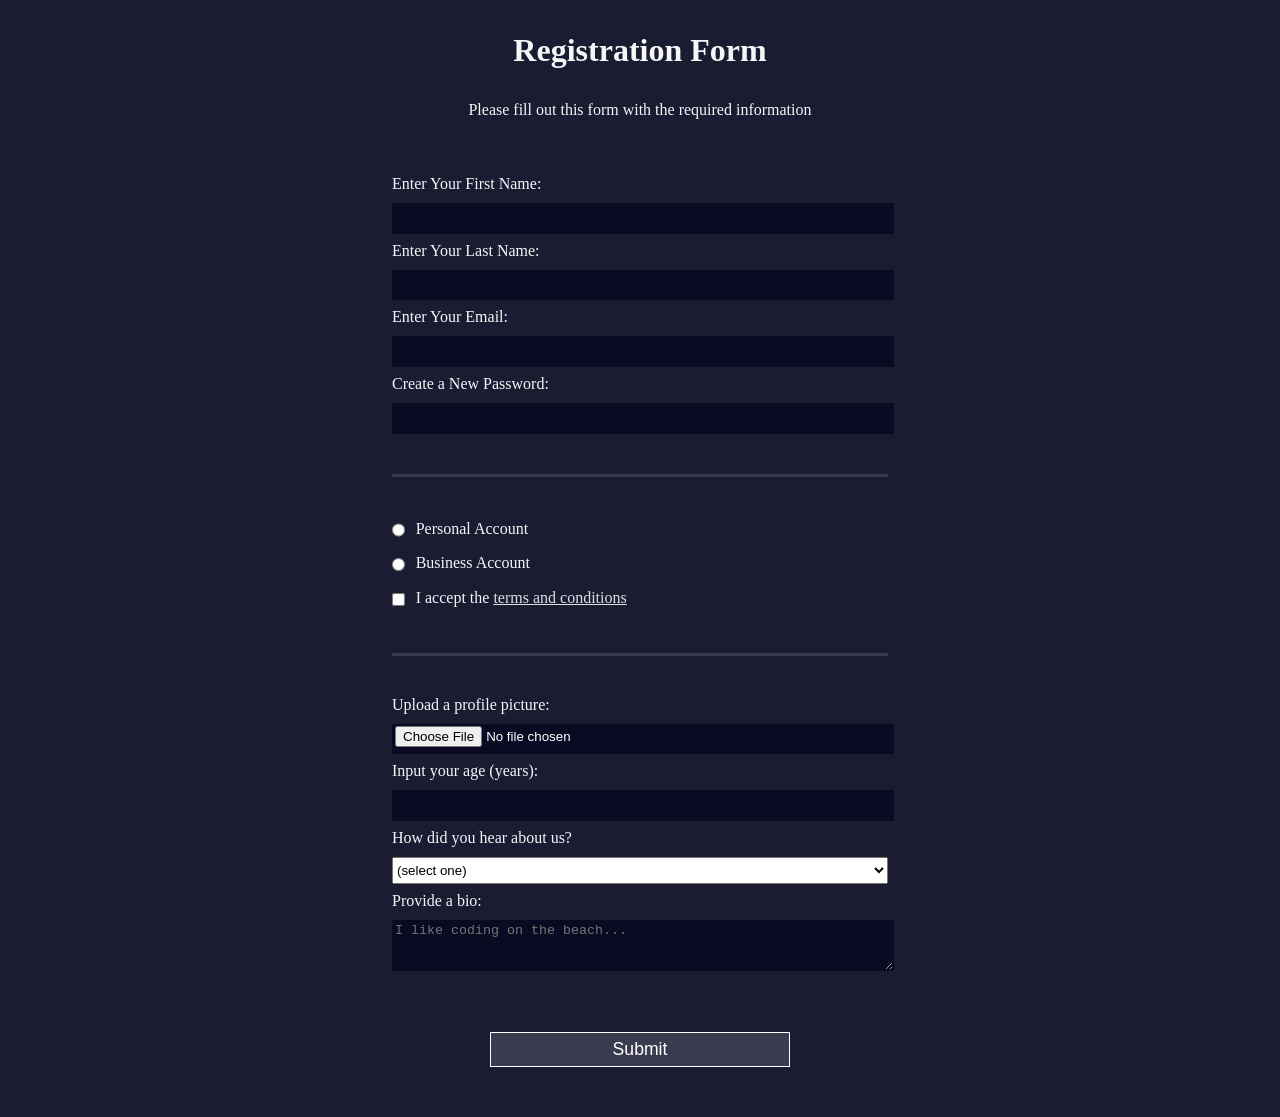
<file: practica-programada-1/primera-parte/index.html>
<!DOCTYPE html>
<html lang="en">
  <head>
    <meta charset="UTF-8">
    <title>Registration Form</title>
    <link rel="stylesheet" href="styles.css" />
  </head>
  <body>
    <h1>Registration Form</h1>
    <p>Please fill out this form with the required information</p>
    <form action='https://register-demo.freecodecamp.org'>
      <fieldset>
        <label>Enter Your First Name: <input type="text" name="first-name" required /></label>
        <label>Enter Your Last Name: <input type="text" name="last-name" required /></label>
        <label>Enter Your Email: <input type="email" name="email" required /></label>
        <label>Create a New Password: <input type="password" name="password" pattern="[a-z0-5]{8,}" required /></label>
      </fieldset>
      <fieldset>
        <label><input type="radio" name="account-type" class="inline" /> Personal Account</label>
        <label><input type="radio" name="account-type" class="inline" /> Business Account</label>
        <label>
          <input type="checkbox" name="terms" class="inline" required /> I accept the <a href="https://www.freecodecamp.org/news/terms-of-service/">terms and conditions</a>
        </label>
      </fieldset>
      <fieldset>
        <label>Upload a profile picture: <input type="file" name="file" /></label>
        <label>Input your age (years): <input type="number" name="age" min="13" max="120" />
        </label>
        <label>How did you hear about us?
          <select name="referrer">
            <option value="">(select one)</option>
            <option value="1">freeCodeCamp News</option>
            <option value="2">freeCodeCamp YouTube Channel</option>
            <option value="3">freeCodeCamp Forum</option>
            <option value="4">Other</option>
          </select>
        </label>
        <label>Provide a bio:
          <textarea name="bio" rows="3" cols="30" placeholder="I like coding on the beach..."></textarea>
        </label>
      </fieldset>
      <input type="submit" value="Submit" />
    </form>
  </body>
</html>
</file>
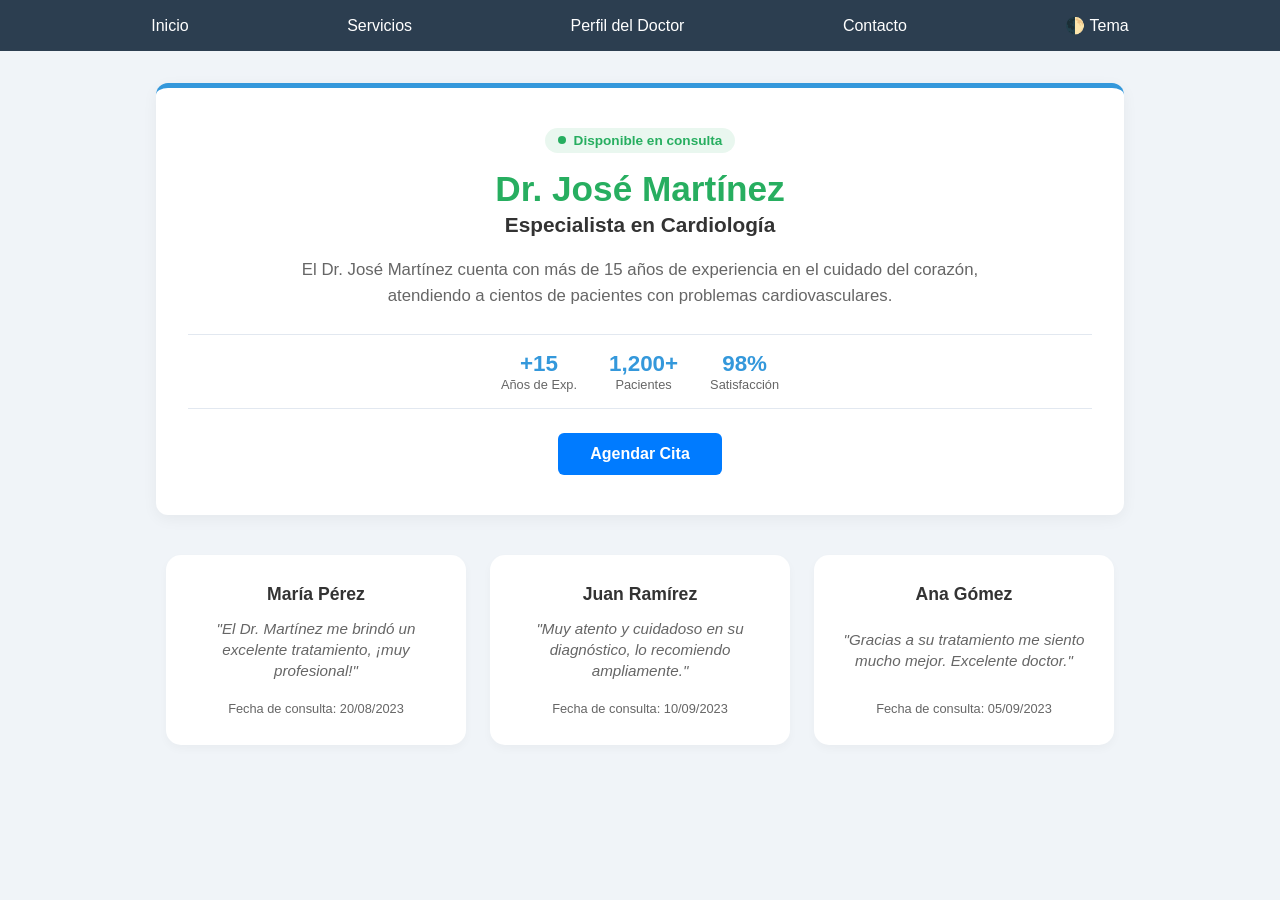
<file: practica-programada-1/segunda-parte/index.html>
<!DOCTYPE html>
<html lang="es">
<head>
    <meta charset="UTF-8">
    <meta name="viewport" content="width=device-width, initial-scale=1.0">
    <title>Perfil del Doctor - WebTech Solutions Clinic</title>
    <link rel="stylesheet" href="styles.css">
</head>
<body>

    <!-- Checkbox oculto para el Modo Oscuro (Sin JS) -->
    <input type="checkbox" id="dark-toggle" class="toggle-checkbox">

    <!-- Barra de Navegación -->
    <header>
        <nav class="navbar">
            <ul class="nav-links">
                <li><a href="#inicio">Inicio</a></li>
                <li><a href="#servicios">Servicios</a></li>
                <li><a href="#perfil" class="active">Perfil del Doctor</a></li>
                <li><a href="#contacto">Contacto</a></li>
                <!-- Switch visual para el modo oscuro -->
                <li><label for="dark-toggle" class="toggle-label">🌓 Tema</label></li>
            </ul>
        </nav>
    </header>

    <main class="main-container">
        <!-- Sección de Perfil del Doctor -->
        <section class="doctor-profile" id="perfil">
            <div class="profile-card">
                <!-- 1. Diferencial: Indicador de Disponibilidad en Vivo -->
                <div class="status-badge">
                    <span class="pulse-dot"></span> Disponible en consulta
                </div>

                <h1 class="doctor-name">Dr. José Martínez</h1>
                <h2 class="doctor-specialty">Especialista en Cardiología</h2>
                
                <p id="doctor-bio">
                    El Dr. José Martínez cuenta con más de 15 años de experiencia en el cuidado del corazón, atendiendo a cientos de pacientes con problemas cardiovasculares.
                </p>

                <!-- 4. Diferencial: Dashboard de Métricas / KPIs -->
                <div class="kpi-container">
                    <div class="kpi-item">
                        <span class="kpi-number">+15</span>
                        <span class="kpi-text">Años de Exp.</span>
                    </div>
                    <div class="kpi-item">
                        <span class="kpi-number">1,200+</span>
                        <span class="kpi-text">Pacientes</span>
                    </div>
                    <div class="kpi-item">
                        <span class="kpi-number">98%</span>
                        <span class="kpi-text">Satisfacción</span>
                    </div>
                </div>

                <!-- 3. Diferencial: Botón que activa el Modal por enlace de destino (:target) -->
                <a href="#appointment-modal" class="btn-appointment">Agendar Cita</a>
            </div>
        </section>

        <!-- Sección de Comentarios de Pacientes -->
        <section class="testimonials-section">
            <div class="testimonials-container">
                <div class="testimonial-card">
                    <h3 class="patient-name">María Pérez</h3>
                    <p class="patient-comment">"El Dr. Martínez me brindó un excelente tratamiento, ¡muy profesional!"</p>
                    <span class="consultation-date">Fecha de consulta: 20/08/2023</span>
                </div>

                <div class="testimonial-card">
                    <h3 class="patient-name">Juan Ramírez</h3>
                    <p class="patient-comment">"Muy atento y cuidadoso en su diagnóstico, lo recomiendo ampliamente."</p>
                    <span class="consultation-date">Fecha de consulta: 10/09/2023</span>
                </div>

                <div class="testimonial-card">
                    <h3 class="patient-name">Ana Gómez</h3>
                    <p class="patient-comment">"Gracias a su tratamiento me siento mucho mejor. Excelente doctor."</p>
                    <span class="consultation-date">Fecha de consulta: 05/09/2023</span>
                </div>
            </div>
        </section>
    </main>

    <!-- 3. Diferencial: Ventana Modal Interactiva (CSS :target) -->
    <div id="appointment-modal" class="modal-overlay">
        <div class="modal-card">
            <h2>Solicitud de Cita Médica</h2>
            <p>Seleccione el método de confirmación con el Dr. José Martínez.</p>
            <form class="modal-form">
                <label>Fecha sugerida: <input type="date"></label>
                <button type="button" class="btn-confirm">Confirmar Solicitud</button>
            </form>
            <!-- Enlace vacío para cerrar el modal limpiamente -->
            <a href="#" class="close-modal">Cerrar Ventana &times;</a>
        </div>
    </div>

</body>
</html>
</file>
<file: practica-programada-1/primera-parte/styles.css>
body {
  width: 100%;
  height: 100vh;
  margin: 0;
  background-color: #1b1b32;
  color: #f5f6f7;
  font-family: Tahoma;
  font-size: 16px;
}

h1, p {
  margin: 1em auto;
  text-align: center;
}

form {
  width: 60vw;
  max-width: 500px;
  min-width: 300px;
  margin: 0 auto;
  padding-bottom: 2em;
}

fieldset {
  border: none;
  padding: 2rem 0;
  border-bottom: 3px solid #3b3b4f;
}

fieldset:last-of-type {
  border-bottom: none;
}

label {
  display: block;
  margin: 0.5rem 0;
}

input,
textarea,
select {
  margin: 10px 0 0 0;
  width: 100%;
  min-height: 2em;
}

input, textarea {
  background-color: #0a0a23;
  border: 1px solid #0a0a23;
  color: #ffffff;
}

.inline {
  width: unset;
  margin: 0 0.5em 0 0;
  vertical-align: middle;
}

input[type="submit"] {
  display: block;
  width: 60%;
  margin: 1em auto;
  height: 2em;
  font-size: 1.1rem;
  background-color: #3b3b4f;
  border-color: white;
  min-width: 300px;
}

input[type="file"] {
  padding: 1px 2px;
}

a {
  color: #dfdfe2;
}
</file>
<file: practica-programada-1/segunda-parte/styles.css>
/* Variables CSS Globales (Tema Claro por defecto) */
:root {
    --bg-color: #f0f4f8;
    --card-bg: #ffffff;
    --text-color: #333333;
    --text-muted: #666666;
    --nav-bg: #2c3e50;
    --border-kpi: #e2e8f0;
}

/* 2. Diferencial: Variables para el Modo Oscuro vía Checkbox */
#dark-toggle:checked ~ * {
    --bg-color: #121212;
    --card-bg: #1e1e1e;
    --text-color: #f5f6f7;
    --text-muted: #a0aec0;
    --nav-bg: #0f172a;
    --border-kpi: #2d3748;
}

/* Ocultar el checkbox de control */
.toggle-checkbox {
    display: none;
}

* {
    box-sizing: border-box;
    margin: 0;
    padding: 0;
    font-family: 'Segoe UI', Tahoma, Geneva, Verdana, sans-serif;
    transition: background-color 0.3s ease, color 0.3s ease;
}

body {
    background-color: var(--bg-color);
    color: var(--text-color);
}

/* Navbar */
header {
    background-color: var(--nav-bg);
    width: 100%;
}

.navbar {
    max-width: 1200px;
    margin: 0 auto;
    padding: 1rem 2rem;
}

.nav-links {
    display: flex;
    justify-content: space-around;
    align-items: center;
    list-style: none;
}

.nav-links li a, .toggle-label {
    color: #ffffff;
    text-decoration: none;
    font-size: 1rem;
    font-weight: 500;
    cursor: pointer;
    transition: color 0.3s ease;
}

.nav-links li a:hover, .toggle-label:hover {
    color: #3498db;
}

.main-container {
    max-width: 1000px;
    margin: 2rem auto;
    padding: 0 1rem;
}

/* Perfil del Doctor */
.profile-card {
    background-color: var(--card-bg);
    border-radius: 12px;
    padding: 2.5rem 2rem;
    text-align: center;
    box-shadow: 0 4px 15px rgba(0, 0, 0, 0.05);
    border-top: 5px solid #3498db;
    margin-bottom: 2.5rem;
}

/* 1. Badge con Animación de Pulso en Vivo */
.status-badge {
    display: inline-flex;
    align-items: center;
    gap: 0.5rem;
    font-size: 0.85rem;
    color: #27ae60;
    font-weight: 600;
    background: rgba(39, 174, 96, 0.1);
    padding: 0.3rem 0.8rem;
    border-radius: 20px;
    margin-bottom: 1rem;
}

.pulse-dot {
    width: 8px;
    height: 8px;
    background-color: #27ae60;
    border-radius: 50%;
    animation: pulse 1.5s infinite;
}

@keyframes pulse {
    0% { box-shadow: 0 0 0 0 rgba(39, 174, 96, 0.6); }
    70% { box-shadow: 0 0 0 8px rgba(39, 174, 96, 0); }
    100% { box-shadow: 0 0 0 0 rgba(39, 174, 96, 0); }
}

.doctor-name {
    color: #27ae60;
    font-size: 2.2rem;
    margin-bottom: 0.3rem;
}

.doctor-specialty {
    color: var(--text-color);
    font-size: 1.3rem;
    font-weight: 600;
    margin-bottom: 1.2rem;
}

#doctor-bio {
    color: var(--text-muted);
    font-size: 1.05rem;
    line-height: 1.6;
    max-width: 700px;
    margin: 0 auto 1.5rem auto;
}

/* 4. Dashboard de KPIs (Flexbox) */
.kpi-container {
    display: flex;
    justify-content: center;
    gap: 2rem;
    margin: 1.5rem 0;
    padding: 1rem 0;
    border-top: 1px solid var(--border-kpi);
    border-bottom: 1px solid var(--border-kpi);
}

.kpi-item {
    display: flex;
    flex-direction: column;
}

.kpi-number {
    font-size: 1.4rem;
    font-weight: bold;
    color: #3498db;
}

.kpi-text {
    font-size: 0.8rem;
    color: var(--text-muted);
}

/* Botón de Agendar */
.btn-appointment {
    display: inline-block;
    background-color: #007bff;
    color: #ffffff;
    text-decoration: none;
    padding: 0.75rem 2rem;
    font-size: 1rem;
    font-weight: bold;
    border-radius: 6px;
    cursor: pointer;
    transition: background-color 0.3s ease, transform 0.2s ease;
}

.btn-appointment:hover {
    background-color: #0056b3;
    transform: translateY(-2px);
}

/* Sección de Comentarios */
.testimonials-container {
    display: flex;
    flex-wrap: wrap;
    justify-content: center;
    gap: 1.5rem;
}

.testimonial-card {
    background-color: var(--card-bg);
    border-radius: 15px;
    padding: 1.8rem;
    width: 300px;
    box-shadow: 0 4px 10px rgba(0, 0, 0, 0.03);
    display: flex;
    flex-direction: column;
    justify-content: space-between;
    transition: transform 0.3s ease;
}

.testimonial-card:hover {
    transform: translateY(-5px);
}

.patient-name {
    font-size: 1.1rem;
    color: var(--text-color);
    margin-bottom: 0.8rem;
    text-align: center;
}

.patient-comment {
    font-style: italic;
    color: var(--text-muted);
    font-size: 0.95rem;
    line-height: 1.4;
    margin-bottom: 1.2rem;
    text-align: center;
}

.consultation-date {
    font-size: 0.8rem;
    color: var(--text-muted);
    text-align: center;
}

/* 3. Estilos del Modal por :target (Sin JavaScript) */
.modal-overlay {
    display: none;
    position: fixed;
    top: 0; left: 0;
    width: 100%; height: 100%;
    background-color: rgba(0, 0, 0, 0.6);
    justify-content: center;
    align-items: center;
    z-index: 1000;
}

.modal-overlay:target {
    display: flex;
}

.modal-card {
    background-color: var(--card-bg);
    padding: 2.5rem;
    border-radius: 12px;
    width: 90%;
    max-width: 400px;
    text-align: center;
    box-shadow: 0 10px 25px rgba(0,0,0,0.2);
    position: relative;
}

.modal-card h2 {
    margin-bottom: 0.5rem;
    color: var(--text-color);
}

.modal-card p {
    color: var(--text-muted);
    font-size: 0.9rem;
    margin-bottom: 1.5rem;
}

.modal-form {
    display: flex;
    flex-direction: column;
    gap: 1rem;
    text-align: left;
    margin-bottom: 1.5rem;
}

.modal-form input {
    width: 100%;
    padding: 0.5rem;
    margin-top: 0.3rem;
    border: 1px solid var(--border-kpi);
    background: var(--bg-color);
    color: var(--text-color);
    border-radius: 4px;
}

.btn-confirm {
    background-color: #27ae60;
    color: white;
    border: none;
    padding: 0.6rem;
    font-weight: bold;
    border-radius: 4px;
    cursor: pointer;
}

.close-modal {
    display: inline-block;
    color: #e74c3c;
    text-decoration: none;
    font-weight: bold;
    font-size: 0.9rem;
}

.close-modal:hover {
    text-decoration: underline;
}
</file>
